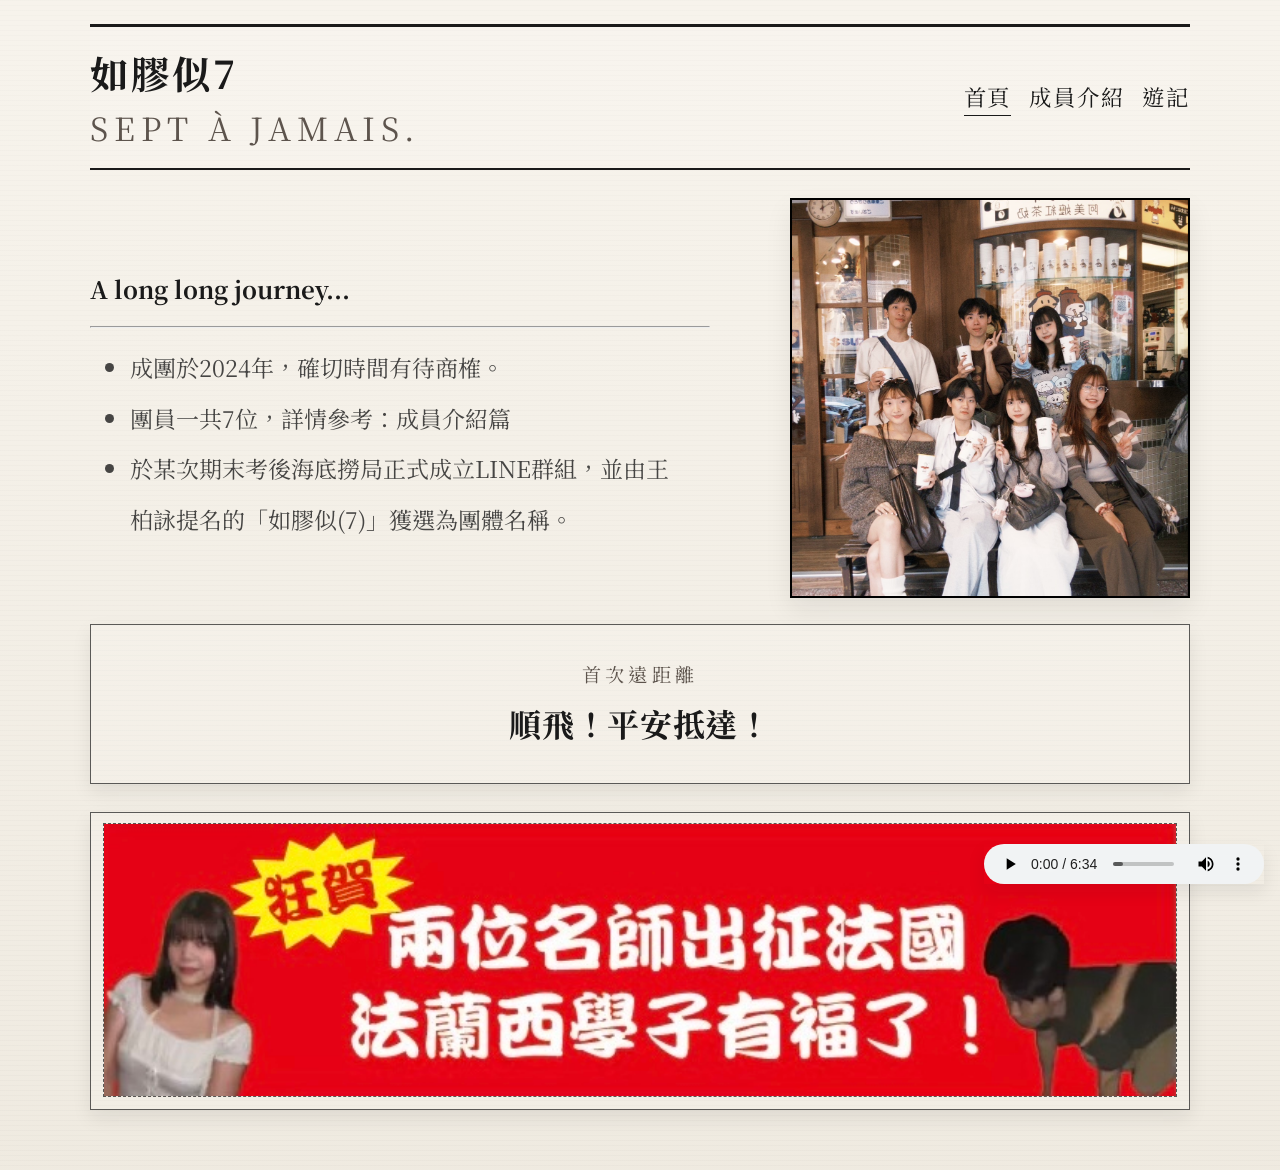
<file: index.html>
<!DOCTYPE html>
<html lang="zh-Hant">
  <head>
    <meta charset="UTF-8" />
    <meta name="viewport" content="width=device-width, initial-scale=1.0" />
    <title>如膠似7</title>
    <link rel="preconnect" href="https://fonts.googleapis.com" />
    <link rel="preconnect" href="https://fonts.gstatic.com" crossorigin />
    <link href="https://fonts.googleapis.com/css2?family=Noto+Serif+TC:wght@800&display=swap" rel="stylesheet" />
    <link rel="stylesheet" href="style.css" />
  </head>
  <body>
    <header class="site-header">
      <div class="brand-wrap">
        <div class="brand-mark">如膠似7</div>
        <div class="edition">Sept à jamais.</div>
      </div>
      <nav class="top-nav" aria-label="主導覽">
        <a href="index.html" class="active">首頁</a>
        <a href="members.html">成員介紹</a>
        <a href="travel.html">遊記</a>
      </nav>
    </header>

    <audio id="siteAudio" class="site-audio" controls autoplay preload="auto">
      <source src="老王樂隊｜安九 Enjoy (Official Music Video) - 老王樂隊.mp3" type="audio/mpeg" />
      您的瀏覽器不支援 audio 播放。
    </audio>

    <main class="page-shell">
      <div class="feature-row">
        <div class="feature-copy">
          <section class="">
             <h1>A long long journey...</h1>
           
            <hr>
            <ul class="history-intro">
              <li>成團於2024年，確切時間有待商榷。</li>
              <li>團員一共7位，詳情參考：成員介紹篇</li>
              <li>於某次期末考後海底撈局正式成立LINE群組，並由王柏詠提名的「如膠似(7)」獲選為團體名稱。</li>
            </ul>
          </section>
        </div>

        <figure class="feature-photo">
          <img src="IMG_9435.JPG" alt="團員合照" />
        </figure>
      </div>

      <section class="countdown-panel centered-countdown" aria-live="polite">
        <p class="panel-label">首次遠距離</p>
        <div id="倒數" class="countdown">載入倒數中...</div>
      </section>

      <section id="surprise" class="surprise-panel" aria-label="驚喜區域">
        <div class="surprise-box">
          <p class="panel-label">Surprise</p>
        </div>
      </section>
    </main>

    <script src="script.js"></script>
  </body>
</html>
</file>
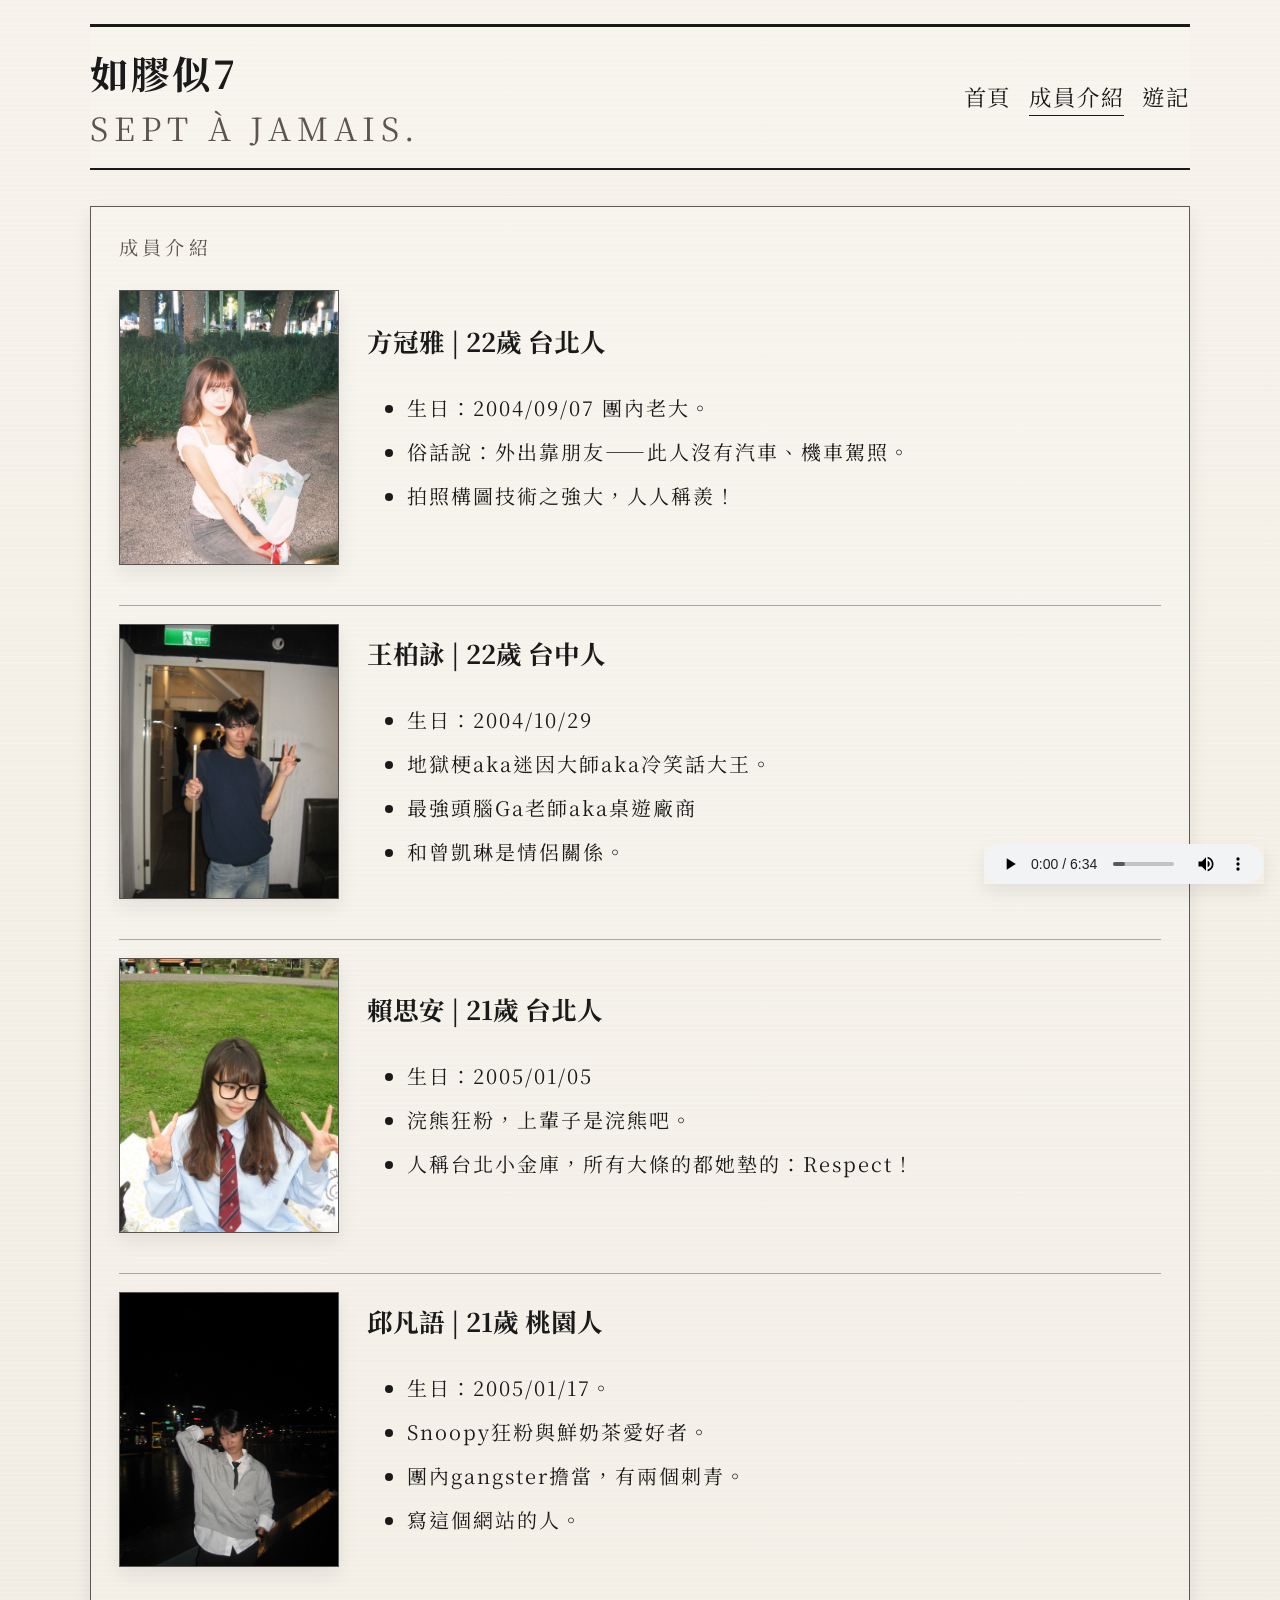
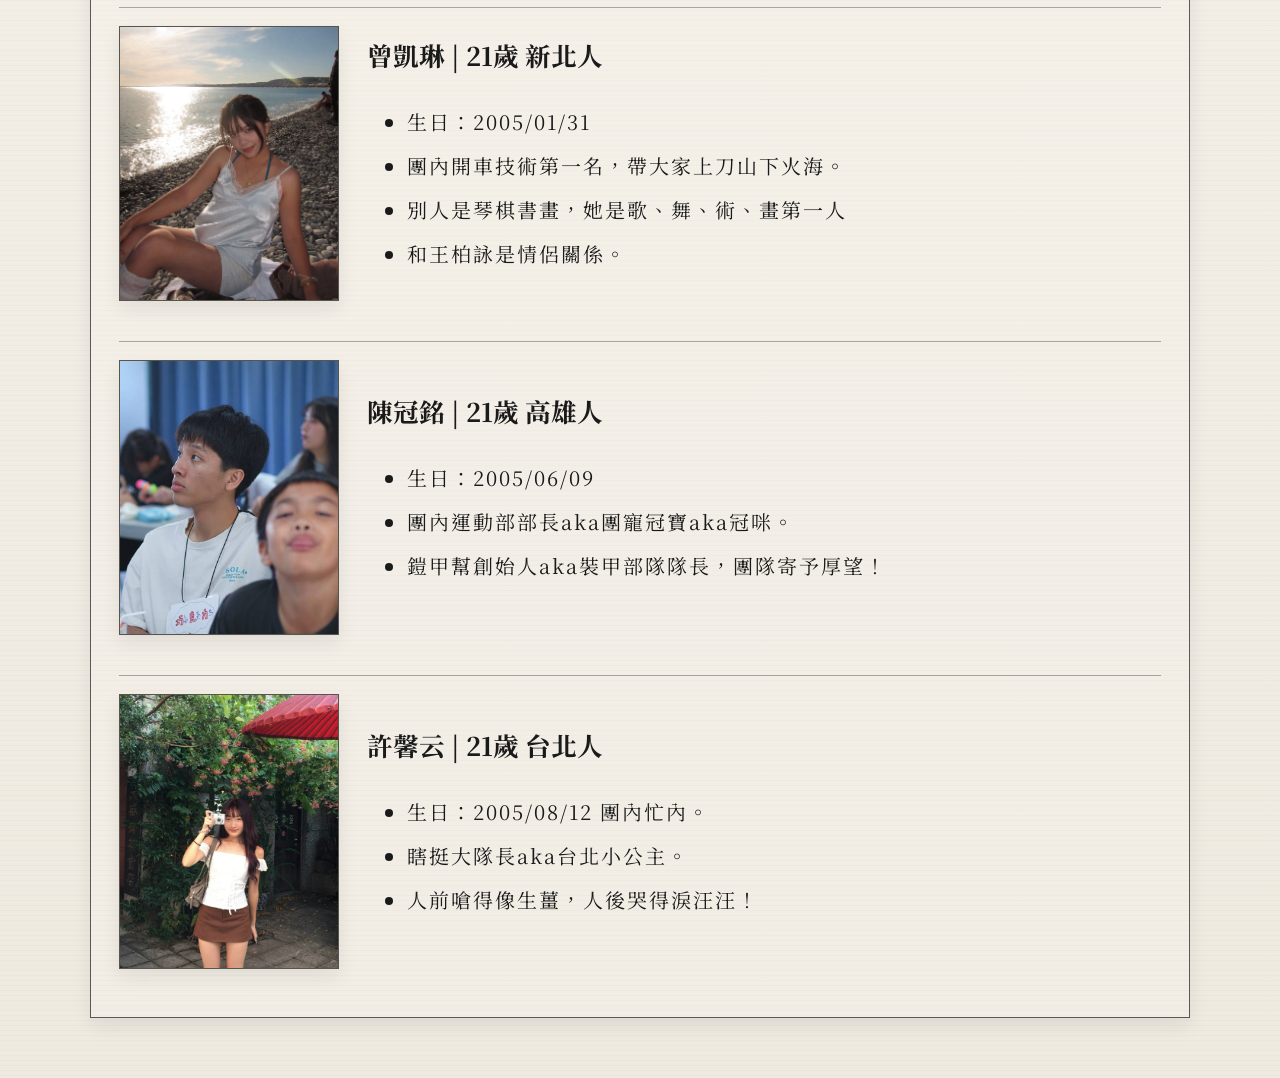
<file: members.html>
<!DOCTYPE html>
<html lang="zh-Hant">
  <head>
    <meta charset="UTF-8" />
    <meta name="viewport" content="width=device-width, initial-scale=1.0" />
    <title>成員介紹 | 如膠似7</title>
    <link rel="preconnect" href="https://fonts.googleapis.com" />
    <link rel="preconnect" href="https://fonts.gstatic.com" crossorigin />
    <link href="https://fonts.googleapis.com/css2?family=Noto+Serif+TC:wght@800&display=swap" rel="stylesheet" />
    <link rel="stylesheet" href="style.css" />
  </head>
  <body>
    <header class="site-header">
      <div class="brand-wrap">
        <div class="brand-mark">如膠似7</div>
        <div class="edition">Sept à jamais.</div>
      </div>
      <nav class="top-nav" aria-label="主導覽">
        <a href="index.html">首頁</a>
        <a href="members.html" class="active">成員介紹</a>
        <a href="travel.html">遊記</a>
      </nav>
    </header>

    <audio id="siteAudio" class="site-audio" controls autoplay preload="auto">
      <source src="老王樂隊｜安九 Enjoy (Official Music Video) - 老王樂隊.mp3" type="audio/mpeg" />
      您的瀏覽器不支援 audio 播放。
    </audio>

    <main class="page-shell article-shell">
      <article class="story-card paper-card">
        <header class="article-header">
          <p class="eyebrow">成員介紹</p>
        </header>

        <div class="member-list">
          <section class="member has-photo">
            <figure class="member-photo">
              <img src="pic/victoria.JPG" alt="方冠雅" loading="lazy" decoding="async" />
            </figure>
            <div class="member-copy">
              <h2>方冠雅 | 22歲 台北人</h2>
              <ul>
                <li>生日：2004/09/07 團內老大。</li>
                <li>俗話說：外出靠朋友——此人沒有汽車、機車駕照。</li>
                <li>拍照構圖技術之強大，人人稱羨！</li>
              </ul>
            </div>
          </section>

          <section class="member has-photo">
            <figure class="member-photo">
              <img src="pic/brainking.JPG" alt="王柏詠" loading="lazy" decoding="async" />
            </figure>
            <div class="member-copy">
              <h2>王柏詠 | 22歲 台中人</h2>
              <ul>
                <li>生日：2004/10/29</li>
                <li>地獄梗aka迷因大師aka冷笑話大王。</li>
                <li>最強頭腦Ga老師aka桌遊廠商</li>
                <li>和曾凱琳是情侶關係。</li>
              </ul>
            </div>
          </section>

          <section class="member has-photo">
            <figure class="member-photo">
              <img src="pic/lea.JPG" alt="賴思安" loading="lazy" decoding="async" />
            </figure>
            <div class="member-copy">
              <h2>賴思安 | 21歲 台北人</h2>
              <ul>
                <li>生日：2005/01/05</li>
                <li>浣熊狂粉，上輩子是浣熊吧。</li>
                <li>人稱台北小金庫，所有大條的都她墊的：Respect！</li>
              </ul>
            </div>
          </section>

          <section class="member has-photo">
            <figure class="member-photo">
              <img src="pic/首圖二版.PNG" alt="邱凡語" loading="lazy" decoding="async" />
            </figure>
            <div class="member-copy">
              <h2>邱凡語 | 21歲 桃園人</h2>
              <ul>
                <li>生日：2005/01/17。</li>
                <li>Snoopy狂粉與鮮奶茶愛好者。</li>
                <li>團內gangster擔當，有兩個刺青。</li>
                <li>寫這個網站的人。</li>
              </ul>
            </div>
          </section>

          <section class="member has-photo">
            <figure class="member-photo">
              <img src="pic/charlene.JPG" alt="曾凱琳" loading="lazy" decoding="async" />
            </figure>
            <div class="member-copy">
              <h2>曾凱琳 | 21歲 新北人</h2>
              <ul>
                <li>生日：2005/01/31</li>
                <li>團內開車技術第一名，帶大家上刀山下火海。</li>
                <li>別人是琴棋書畫，她是歌、舞、術、畫第一人</li>
                <li>和王柏詠是情侶關係。</li>
              </ul>
            </div>
          </section>

          <section class="member has-photo">
            <figure class="member-photo">
              <img src="pic/gabin.JPG" alt="陳冠銘" loading="lazy" decoding="async" />
            </figure>
            <div class="member-copy">
              <h2>陳冠銘 | 21歲 高雄人</h2>
              <ul>
                <li>生日：2005/06/09</li>
                <li>團內運動部部長aka團寵冠寶aka冠咪。</li>
                <li>鎧甲幫創始人aka裝甲部隊隊長，團隊寄予厚望！</li>
              </ul>
            </div>
          </section>

          <section class="member has-photo">
            <figure class="member-photo">
              <img src="pic/claire.JPG" alt="許馨云" loading="lazy" decoding="async" />
            </figure>
            <div class="member-copy">
              <h2>許馨云 | 21歲 台北人</h2>
              <ul>
                <li>生日：2005/08/12 團內忙內。</li>
                <li>瞎挺大隊長aka台北小公主。</li>
                <li>人前嗆得像生薑，人後哭得淚汪汪！</li>
              </ul>
            </div>
          </section>
        </div>
      </article>
    </main>

    <script src="script.js"></script>
  </body>
</html>
</file>
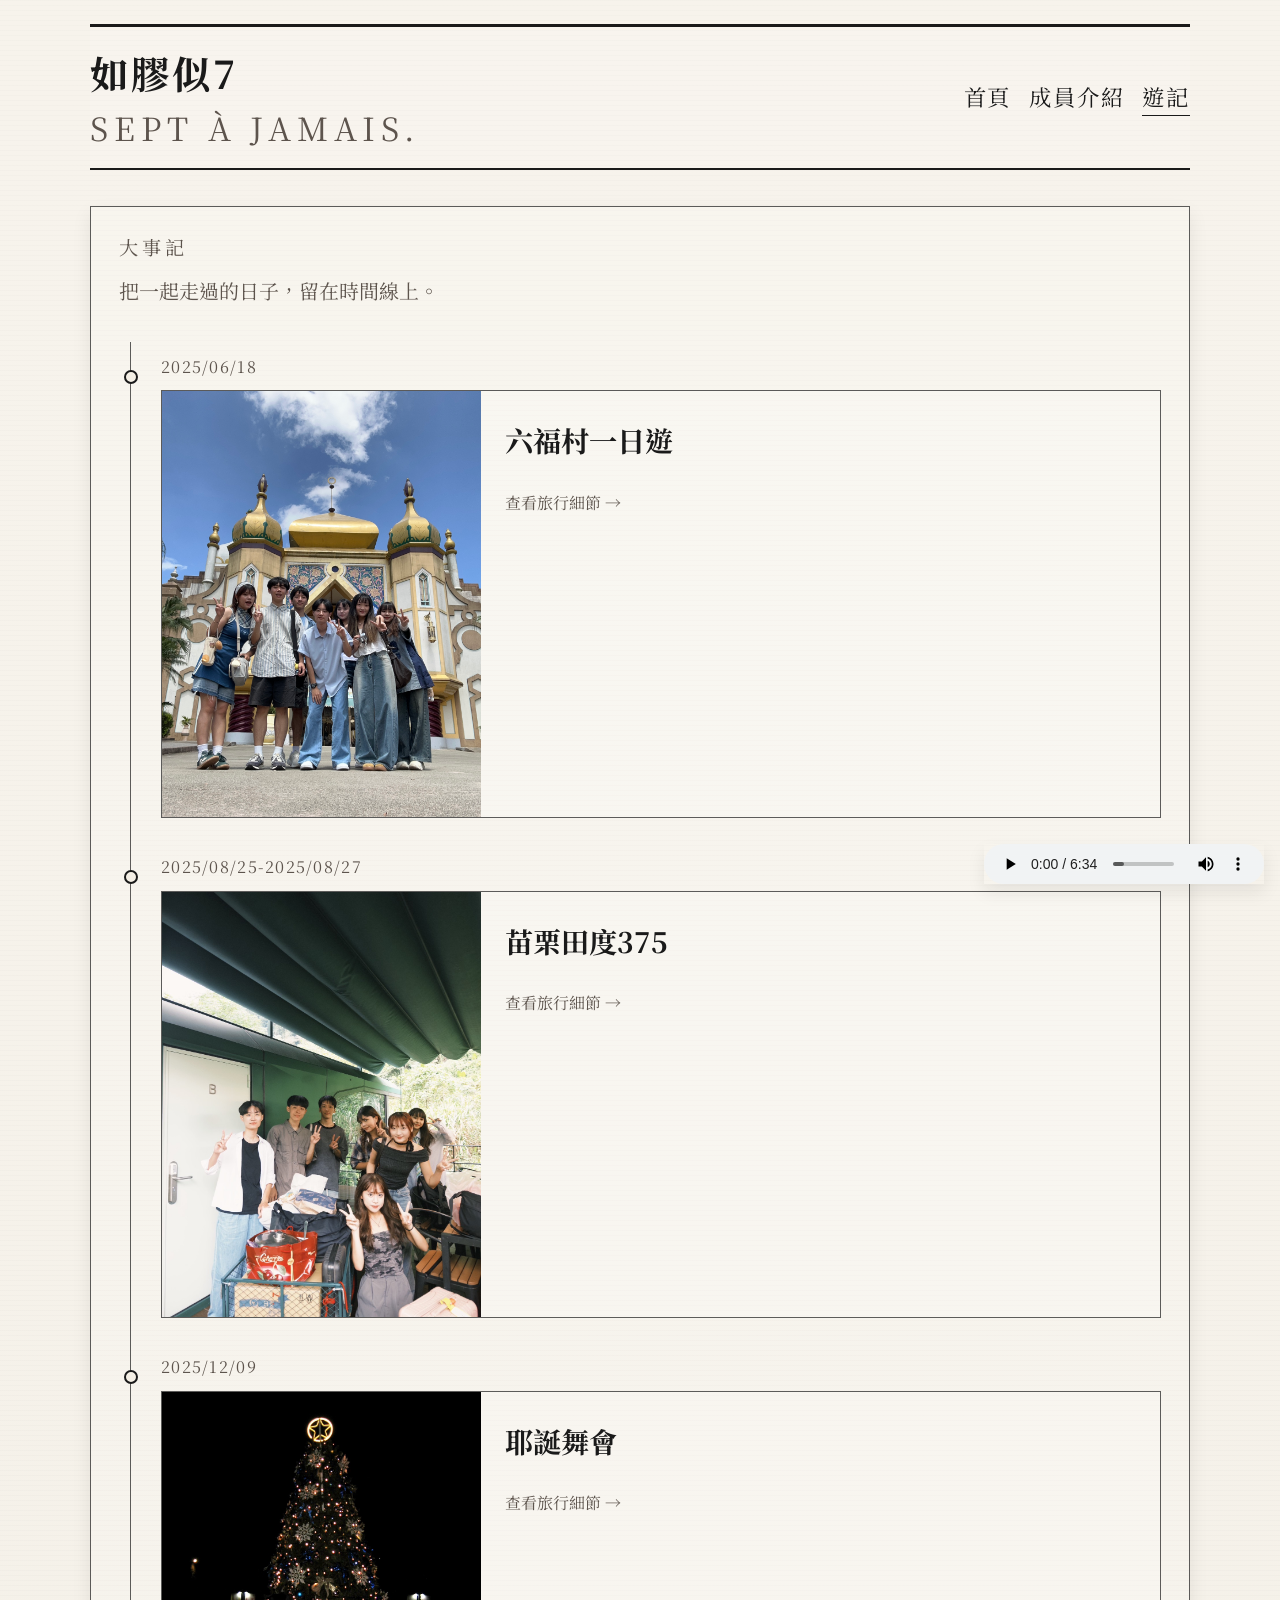
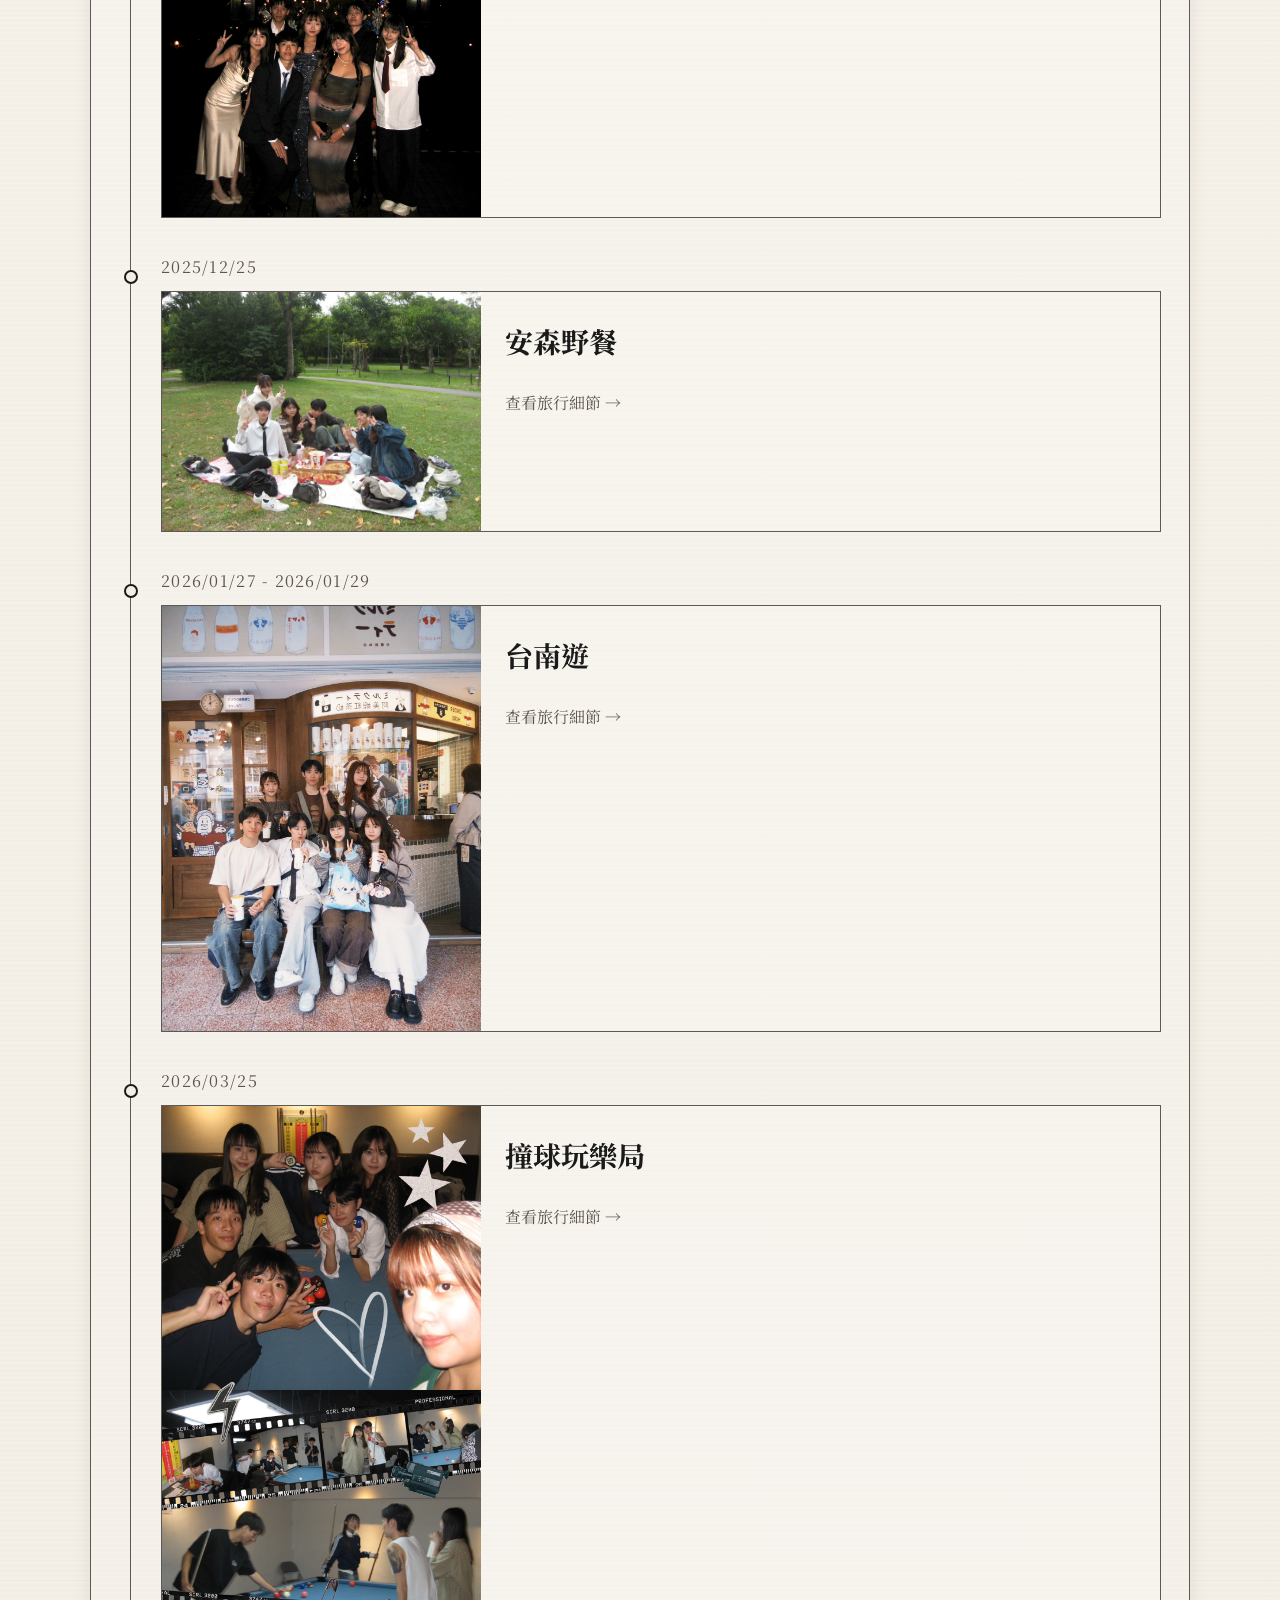
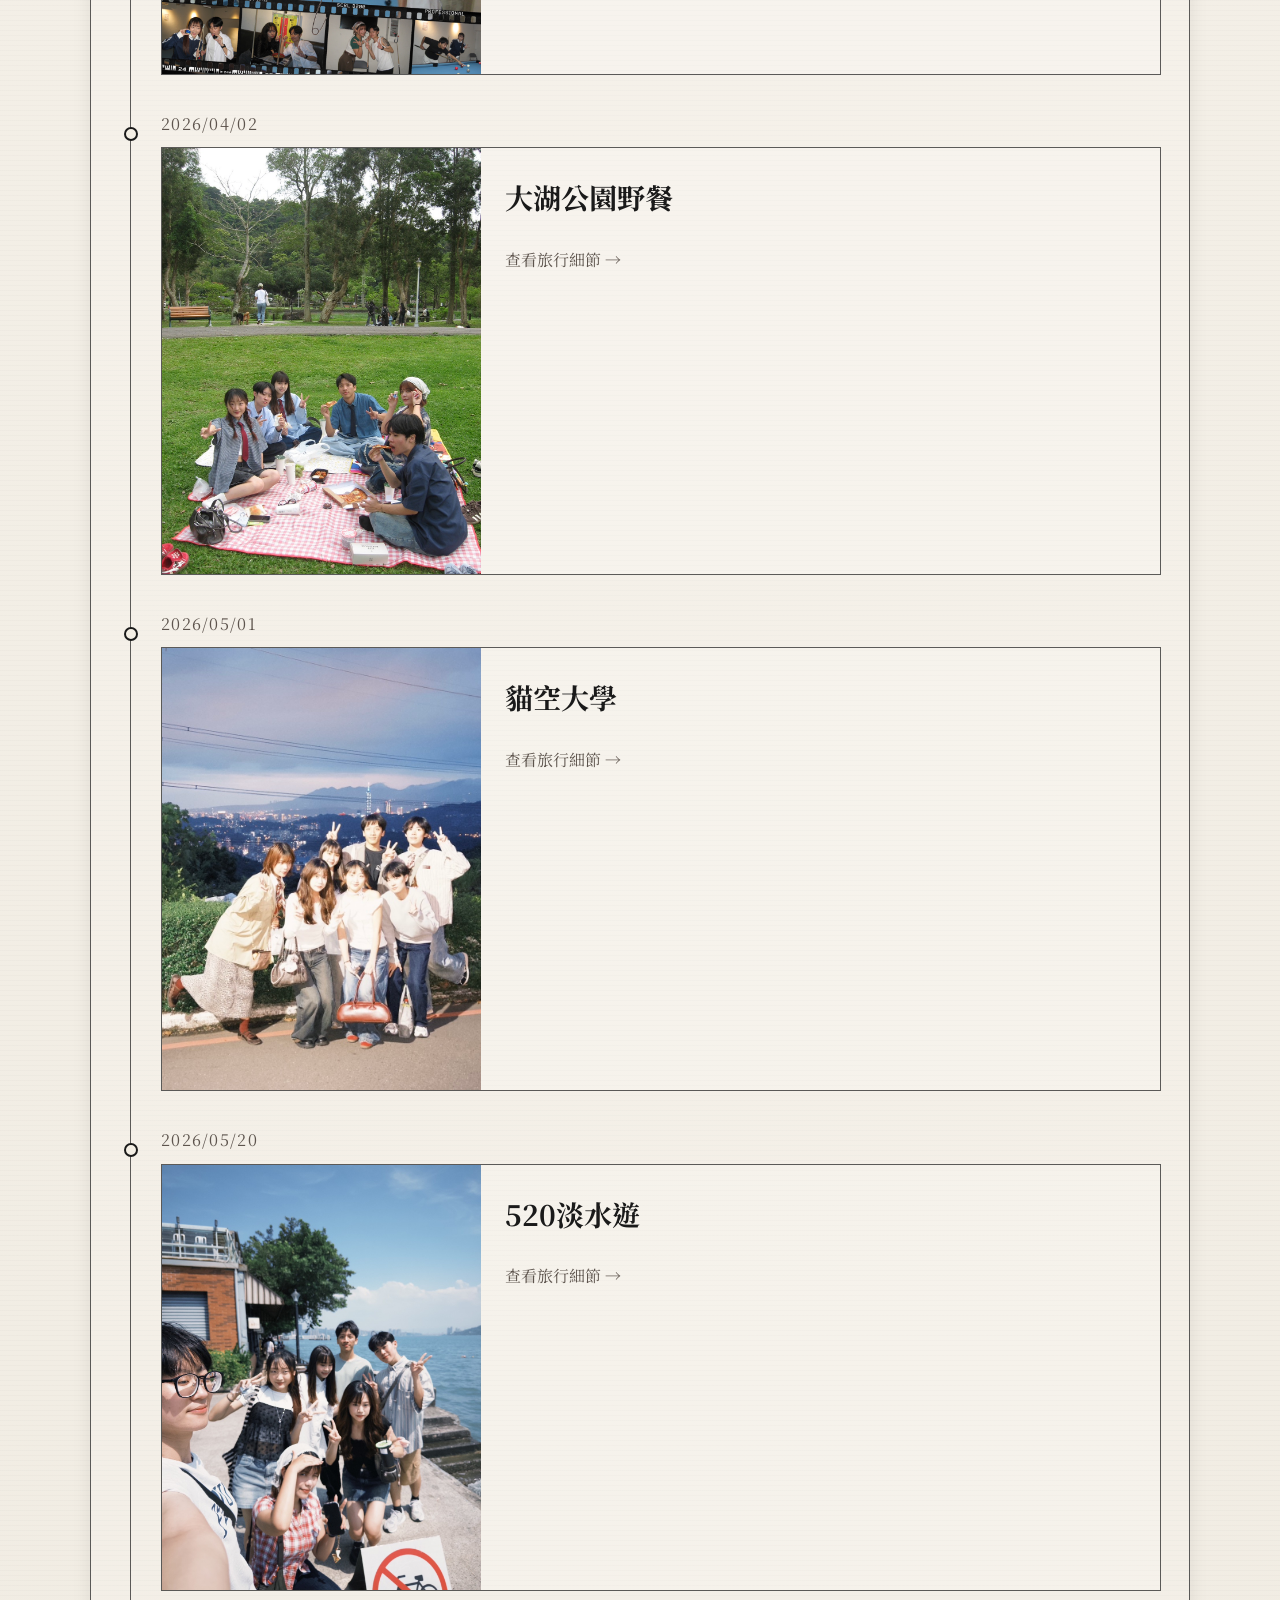
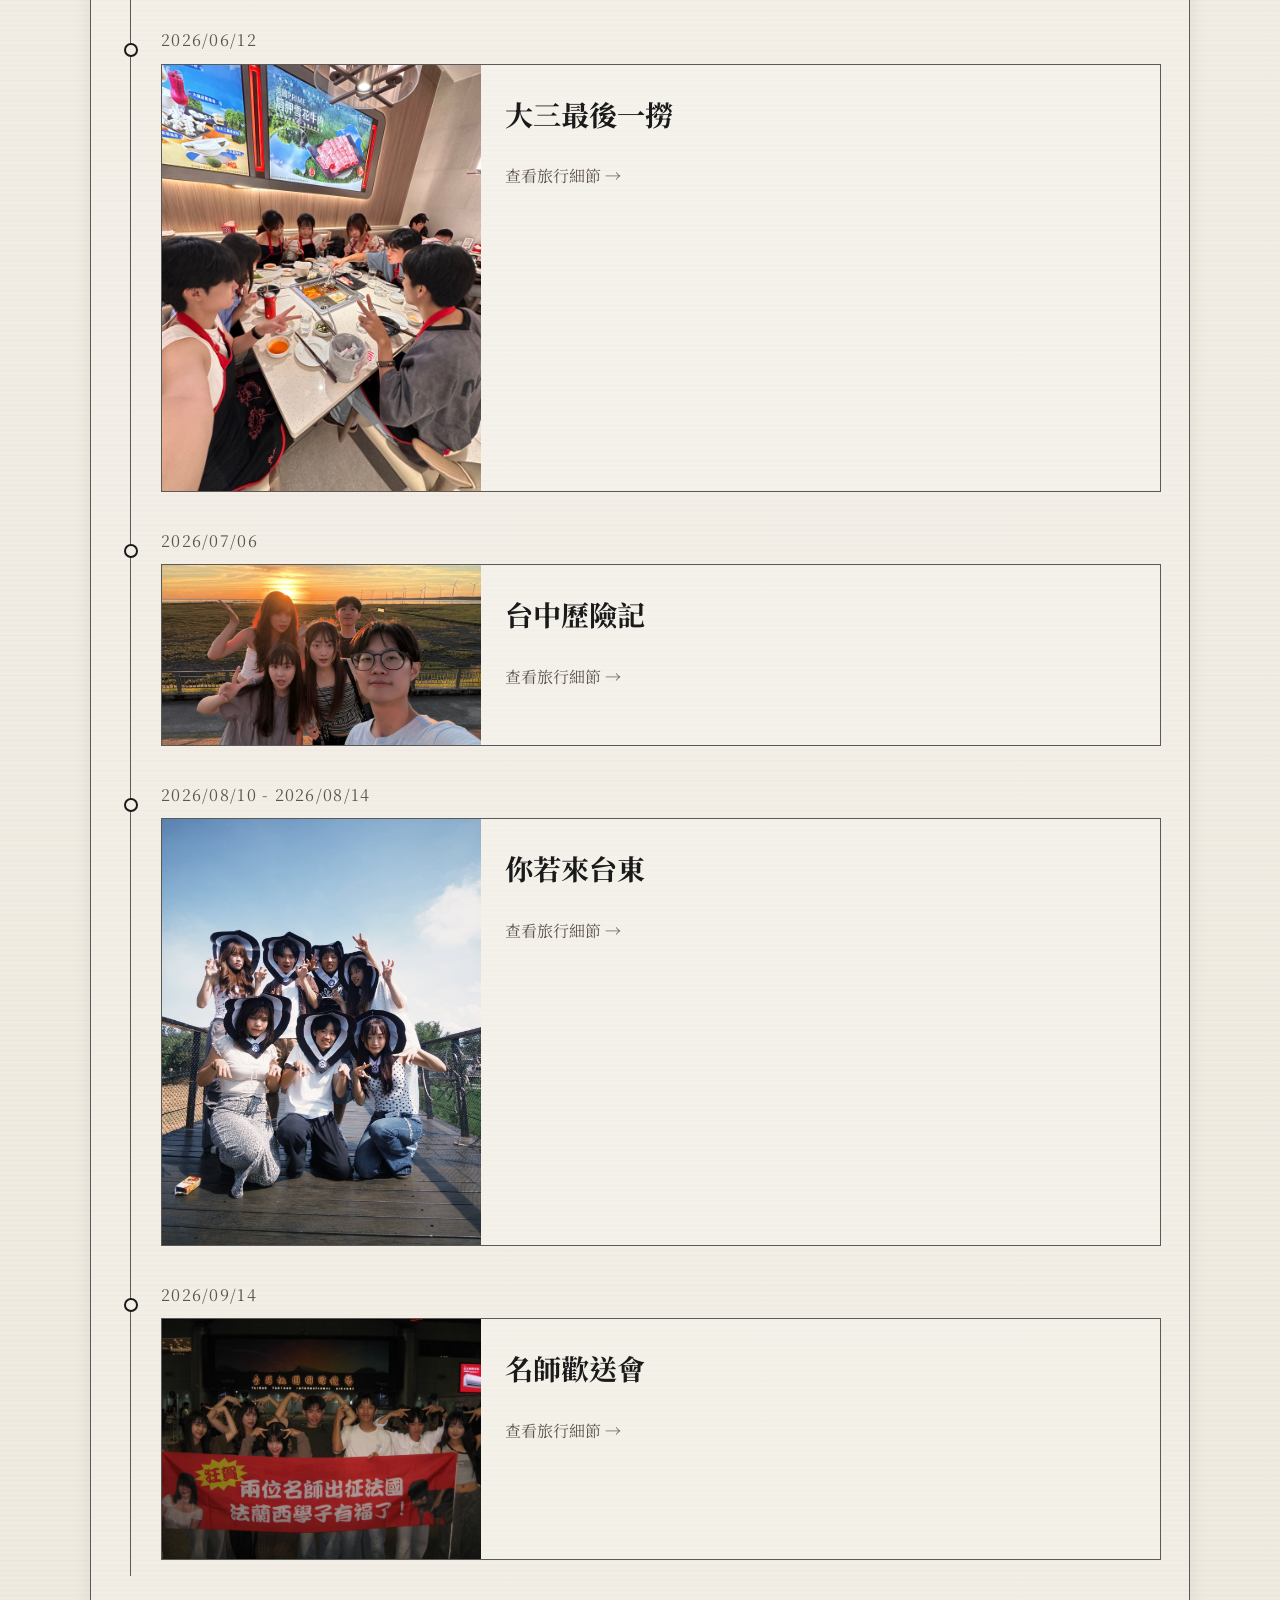
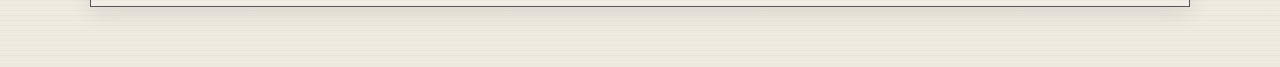
<file: travel.html>
<!DOCTYPE html>
<html lang="zh-Hant">
  <head>
    <meta charset="UTF-8" />
    <meta name="viewport" content="width=device-width, initial-scale=1.0" />
    <title>遊記 | 如膠似7</title>
    <link rel="preconnect" href="https://fonts.googleapis.com" />
    <link rel="preconnect" href="https://fonts.gstatic.com" crossorigin />
    <link href="https://fonts.googleapis.com/css2?family=Noto+Serif+TC:wght@800&display=swap" rel="stylesheet" />
    <link rel="stylesheet" href="style.css" />
  </head>
  <body>
    <header class="site-header">
      <div class="brand-wrap">
        <div class="brand-mark">如膠似7</div>
        <div class="edition">Sept à jamais.</div>
      </div>
      <nav class="top-nav" aria-label="主導覽">
        <a href="index.html">首頁</a>
        <a href="members.html">成員介紹</a>
        <a href="travel.html" class="active">遊記</a>
      </nav>
    </header>

    <audio id="siteAudio" class="site-audio" controls autoplay preload="auto">
      <source src="老王樂隊｜安九 Enjoy (Official Music Video) - 老王樂隊.mp3" type="audio/mpeg" />
      您的瀏覽器不支援 audio 播放。
    </audio>

    <main class="page-shell article-shell">
      <article class="story-card paper-card">
        <header class="article-header">
          <p class="eyebrow">大事記</p>
        </header>

        <div class="article-body">
          <p class="timeline-intro">把一起走過的日子，留在時間線上。</p>
          <div id="travelTimeline" class="travel-timeline" aria-label="出遊時間線"></div>
        </div>
      </article>
    </main>

    <dialog id="travelDialog" class="travel-dialog" aria-labelledby="dialogTitle">
      <div class="dialog-content">
        <button class="dialog-close" type="button" aria-label="關閉旅行詳細資訊">&times;</button>
        <p class="eyebrow" id="dialogDate"></p>
        <h2 id="dialogTitle"></h2>
        <div id="dialogPhotos" class="dialog-photos"></div>
        <p id="dialogDescription" class="dialog-description"></p>
      </div>
    </dialog>

    <script src="script.js"></script>
  </body>
</html>
</file>
<file: style.css>
:root {
  --paper: #f4efe5;
  --paper-deep: #e9e1d0;
  --ink: #1a1a1a;
  --muted: #5d544d;
  --line: rgba(26, 26, 26, 0.7);
  --accent: #7d5a3c;
  --shadow: rgba(20, 20, 20, 0.08);
}

* {
  box-sizing: border-box;
}

html {
  scroll-behavior: smooth;
}

body {
  margin: 0;
  min-height: 100vh;
  font-family: "Noto Serif TC", Georgia, "Times New Roman", serif;
  background:
    linear-gradient(rgba(255, 255, 255, 0.28), rgba(0, 0, 0, 0.02)),
    repeating-linear-gradient(
      to bottom,
      rgba(20, 20, 20, 0.02),
      rgba(20, 20, 20, 0.02) 1px,
      transparent 1px,
      transparent 5px
    ),
    var(--paper);
  color: var(--ink);
}

img {
  max-width: 100%;
  display: block;
}

.site-header {
  width: min(1100px, calc(100% - 32px));
  margin: 24px auto 0;
  border-top: 3px solid var(--ink);
  border-bottom: 2px solid var(--ink);
  padding: 18px 0;
  display: flex;
  align-items: center;
  justify-content: space-between;
  gap: 18px;
  background: rgba(255, 255, 255, 0.08);
}

.brand-wrap {
  display: flex;
  flex-direction: column;
  gap: 4px;
}

.brand-mark {
  font-size: clamp(1.8rem, 3vw, 3.5rem);
  font-weight: 700;
  letter-spacing: 0.08em;
  text-transform: uppercase;
}

.edition {
  font-size: 2rem;
  letter-spacing: 0.18em;
  text-transform: uppercase;
  color: var(--muted);
}

.top-nav {
  display: flex;
  flex-wrap: wrap;
  justify-content: flex-end;
  gap: 10px 18px;
}

.top-nav a {
  position: relative;
  color: var(--ink);
  text-decoration: none;
  font-size: 1.4rem;
  letter-spacing: 0.08em;
  text-transform: uppercase;
  padding-bottom: 4px;
}

.top-nav a::after {
  content: "";
  position: absolute;
  left: 0;
  bottom: 0;
  width: 100%;
  height: 1px;
  background: var(--ink);
  transform: scaleX(0);
  transform-origin: left;
  transition: transform 0.2s ease;
}

.top-nav a:hover::after,
.top-nav a.active::after {
  transform: scaleX(1);
}

.site-audio {
  position: fixed;
  right: 16px;
  bottom: 16px;
  z-index: 20;
  width: min(280px, calc(100vw - 32px));
  height: 40px;
  box-shadow: 0 8px 18px var(--shadow);
}

.page-shell {
  width: min(1100px, calc(100% - 32px));
  margin: 28px auto 60px;
}

.feature-row {
  display: flex;
  align-items: stretch;
  gap: 80px;
  width: 100%;
}

.feature-copy {
  flex: 1 1 auto;
  min-width: 0;
  display: flex;
  flex-direction: column;
  justify-content: center;
  gap: 20px;
}

.feature-photo {
  flex: 0 0 400px;
  margin: 0;
  height: 400px;
  overflow: hidden;
  background: #ddd2c2;
  border: 2px solid rgba(0, 0, 0, 1);
  box-shadow: 0 12px 25px rgba(20, 20, 20, 0.08);
  order: 2;
}

.feature-photo img {
  width: 100%;
  height: 100%;
  object-fit: cover;
  display: block;
  filter: saturate(0.9) contrast(1.02);
}

.hero {
  padding: 18px 0 0;
  border-top: 1px solid var(--line);
  border-bottom: 1px solid var(--line);
  text-align: left;
  min-height: 180px;
}

.history-hero {
  min-height: 0;
  padding-top: 8px;
}

.history-intro {
  margin: 14px 0 0;
  max-width: 600px;
  font-size: clamp(1.2rem, 1.8vw, 1.5rem);
  line-height: 2.2;
  color: rgba(26, 26, 26, 0.8);
}

.hero hr {
  border: 0;
  border-top: 1px solid rgba(26, 26, 26, 0.6);
  margin: 10px 0 0;
  width: 100%;
}

.eyebrow,
.panel-label {
  margin: 0 0 12px;
  font-size: 1.2rem;
  letter-spacing: 0.22em;
  text-transform: uppercase;
  color: var(--muted);
}

.hero h1,
.article-header h1 {
  margin: 0;
  font-size: clamp(1.6rem, 2.5vw, 3.1rem);
  line-height: 0.88;
  letter-spacing: -0.06em;
  font-weight: 700;
  white-space: nowrap;
}

.countdown-panel,
.surprise-panel,
.paper-card {
  margin-top: 0;
  background: rgba(255, 255, 255, 0.12);
  border: 1px solid var(--line);
  box-shadow: 0 8px 18px var(--shadow);
}

.countdown-panel {
  padding: 18px 22px 20px;
  min-height: 160px;
  display: flex;
  flex-direction: column;
  justify-content: center;
  align-items: center;
  text-align: center;
  margin-top: 26px;
}

.centered-countdown {
  width: 100%;
  /* margin: 26px auto 0; */
}

.countdown {
  font-size: clamp(1.7rem, 2.5vw, 2.9rem);
  font-weight: 700;
  letter-spacing: 0.02em;
  line-height: 1.5;
}

.lead {
  max-width: 620px;
  margin-top: 18px;
  font-size: clamp(1rem, 2vw, 1.35rem);
  line-height: 1.7;
  color: var(--muted);
}

.surprise-panel {
  display: none;
  padding: 10px 12px 12px;
  margin-top: 28px;
}

.surprise-panel.show {
  display: block;
}

.surprise-box {
  width: 100%;
  border: 1px dashed var(--line);
  display: flex;
  align-items: center;
  justify-content: center;
  background: rgba(0, 0, 0, 0.02);
  overflow: hidden;
  transition: all 0.25s ease;
}

.surprise-box img {
  width: 100%;
  height: 100%;
  object-fit: cover;
  display: block;
}

.surprise-content {
  padding: 0;
}

.surprise-banner {
  position: relative;
  display: flex;
  align-items: center;
  justify-content: center;
  gap: 14px;
  width: 100%;
  min-height: 230px;
  background: #d71116;
  border: 4px solid #a8000d;
  box-shadow: inset 0 0 0 2px rgba(255, 255, 255, 0.12);
  overflow: hidden;
  padding: 16px 18px;
}

.surprise-sticker {
  position: absolute;
  left: 12px;
  top: 28px;
  transform: rotate(-18deg);
  background: #f8ce3d;
  color: #cc1717;
  font-weight: 900;
  font-size: clamp(1.3rem, 2vw, 2.2rem);
  line-height: 1;
  padding: 0.5rem 0.8rem;
  border: 3px solid rgba(52, 28, 0, 0.7);
  box-shadow: 0 4px 0 rgba(0, 0, 0, 0.15);
  border-radius: 8px;
  white-space: nowrap;
}

.surprise-photo {
  width: 22%;
  min-width: 120px;
  display: flex;
  align-items: flex-end;
  justify-content: center;
  z-index: 1;
}

.surprise-photo img {
  display: block;
  width: 100%;
  max-width: 180px;
  object-fit: cover;
  background: rgba(255, 255, 255, 0.08);
}

.surprise-text {
  position: relative;
  z-index: 1;
  display: flex;
  flex-direction: column;
  align-items: center;
  justify-content: center;
  gap: 8px;
  color: #fff;
  text-align: center;
  font-weight: 800;
  letter-spacing: 0.08em;
  line-height: 1.1;
  font-size: clamp(1.1rem, 2.8vw, 3.1rem);
  text-shadow: 0 3px 0 rgba(0, 0, 0, 0.15);
  white-space: nowrap;
}

.surprise-text span {
  display: block;
}

.surprise-panel.show .surprise-box {
  background: linear-gradient(135deg, rgba(125, 90, 60, 0.08), rgba(0, 0, 0, 0.02));
}

.article-shell {
  padding-top: 8px;
}

.paper-card {
  padding: 26px 28px 30px;
}

.article-body,
.member-list {
  font-size: 1.25rem;
  line-height: 1.9;
  color: var(--ink);
}

.timeline-intro {
  margin: 0 0 32px;
  color: var(--muted);
}

.travel-timeline {
  position: relative;
  display: grid;
  gap: 34px;
  padding: 10px 0 16px 42px;
}

.travel-timeline::before {
  content: "";
  position: absolute;
  top: 0;
  bottom: 0;
  left: 11px;
  width: 1px;
  background: var(--line);
}

.timeline-item {
  position: relative;
}

.timeline-item::before {
  content: "";
  position: absolute;
  left: -37px;
  top: 18px;
  width: 10px;
  height: 10px;
  border: 2px solid var(--ink);
  background: var(--paper);
  border-radius: 50%;
  z-index: 1;
}

.timeline-date {
  margin-bottom: 8px;
  color: var(--muted);
  font-size: 1rem;
  letter-spacing: 0.08em;
}

.travel-entry {
  display: grid;
  grid-template-columns: minmax(150px, 32%) 1fr;
  width: 100%;
  padding: 0;
  border: 1px solid var(--line);
  background: rgba(255, 255, 255, 0.16);
  color: var(--ink);
  text-align: left;
  font: inherit;
  cursor: pointer;
  transition: transform 0.2s ease, box-shadow 0.2s ease;
}

.travel-entry:hover,
.travel-entry:focus-visible {
  transform: translateY(-3px);
  box-shadow: 0 8px 16px var(--shadow);
  outline: none;
}

.travel-photo,
.dialog-photo {
  display: flex;
  min-height: 150px;
  align-items: center;
  justify-content: center;
  flex-direction: column;
  gap: 6px;
  overflow: hidden;
  background: linear-gradient(135deg, #d8c7ad, #a9b2a1 52%, #71818a);
  color: rgba(255, 255, 255, 0.86);
}

.travel-photo img,
.dialog-photo img {
  width: 100%;
  height: 100%;
  object-fit: cover;
}

.photo-placeholder-icon {
  border: 1px solid currentColor;
  padding: 3px 5px;
  font: 0.7rem Georgia, serif;
  letter-spacing: 0.16em;
}

.photo-placeholder-text {
  font-size: 0.9rem;
}

.travel-entry-copy {
  display: flex;
  min-height: 150px;
  flex-direction: column;
  justify-content: center;
  gap: 20px;
  padding: 20px 24px;
}

.travel-entry-title {
  font-size: clamp(1.25rem, 2.2vw, 1.8rem);
  font-weight: 700;
}

.travel-entry-action {
  color: var(--muted);
  font-size: 1rem;
}

.travel-dialog {
  width: min(720px, calc(100% - 32px));
  max-height: calc(100% - 32px);
  padding: 0;
  border: 1px solid var(--line);
  background: var(--paper);
  color: var(--ink);
  box-shadow: 0 18px 50px rgba(20, 20, 20, 0.22);
}

.travel-dialog::backdrop {
  background: rgba(26, 26, 26, 0.48);
}

.dialog-content {
  position: relative;
  padding: 32px;
}

.dialog-close {
  position: absolute;
  top: 18px;
  right: 20px;
  border: 0;
  background: transparent;
  color: var(--ink);
  font: 2rem Georgia, serif;
  cursor: pointer;
}

.dialog-content h2 {
  margin: 0 0 20px;
  font-size: clamp(1.5rem, 3vw, 2.4rem);
}

.dialog-photos {
  display: grid;
  grid-template-columns: repeat(auto-fit, minmax(180px, 1fr));
  gap: 12px;
}

.dialog-photo {
  min-height: 220px;
}

.dialog-description {
  margin: 22px 0 0;
  color: var(--muted);
}

.article-body ul {
  padding-left: 1.4rem;
}

.member-list {
  display: grid;
  gap: 22px;
}

.member {
  padding: 18px 0;
  border-top: 1px solid rgba(26, 26, 26, 0.35);
}

.member.has-photo {
  display: grid;
  grid-template-columns: minmax(140px, 220px) minmax(0, 1fr);
  align-items: center;
  gap: 28px;
}

.member-photo {
  width: 100%;
  margin: 0;
  aspect-ratio: 4 / 5;
  overflow: hidden;
  border: 1px solid var(--line);
  background: var(--paper-deep);
  box-shadow: 0 8px 18px var(--shadow);
}

.member-photo img {
  width: 100%;
  height: 100%;
  object-fit: cover;
  object-position: center;
}

.member-copy {
  min-width: 0;
}

.member ul > li {
  line-height: 2.2;
  letter-spacing: 0.1em;
}

.member:first-child {
  border-top: none;
}

.member h2 {
  margin: 0 0 8px;
  font-size: clamp(1.2rem, 2vw, 1.7rem);
}

.member p {
  margin: 6px 0;
}



.empty-state {
  min-height: 180px;
  display: flex;
  align-items: center;
  justify-content: center;
  text-align: center;
  color: var(--muted);
  font-size: 1.1rem;
}

@media (max-width: 700px) {
  .site-header {
    flex-direction: column;
    align-items: flex-start;
  }

  .top-nav {
    justify-content: flex-start;
  }

  .feature-row {
    flex-direction: column;
  }

  .feature-photo {
    flex-basis: auto;
    width: 100%;
    height: 320px;
  }

  .hero h1,
  .article-header h1 {
    white-space: normal;
  }

  .paper-card {
    padding: 20px 18px 24px;
  }

  .member.has-photo {
    grid-template-columns: minmax(0, 1fr);
    gap: 12px;
  }

  .member-photo {
    width: min(100%, 220px);
    margin-inline: auto;
  }

  .travel-timeline {
    padding-left: 28px;
  }

  .travel-timeline::before {
    left: 7px;
  }

  .timeline-item::before {
    left: -27px;
  }

  .travel-entry {
    grid-template-columns: 1fr;
  }

  .travel-photo {
    min-height: 180px;
  }

  .travel-entry-copy {
    min-height: 130px;
  }

  .dialog-content {
    padding: 28px 20px 24px;
  }
}
</file>
